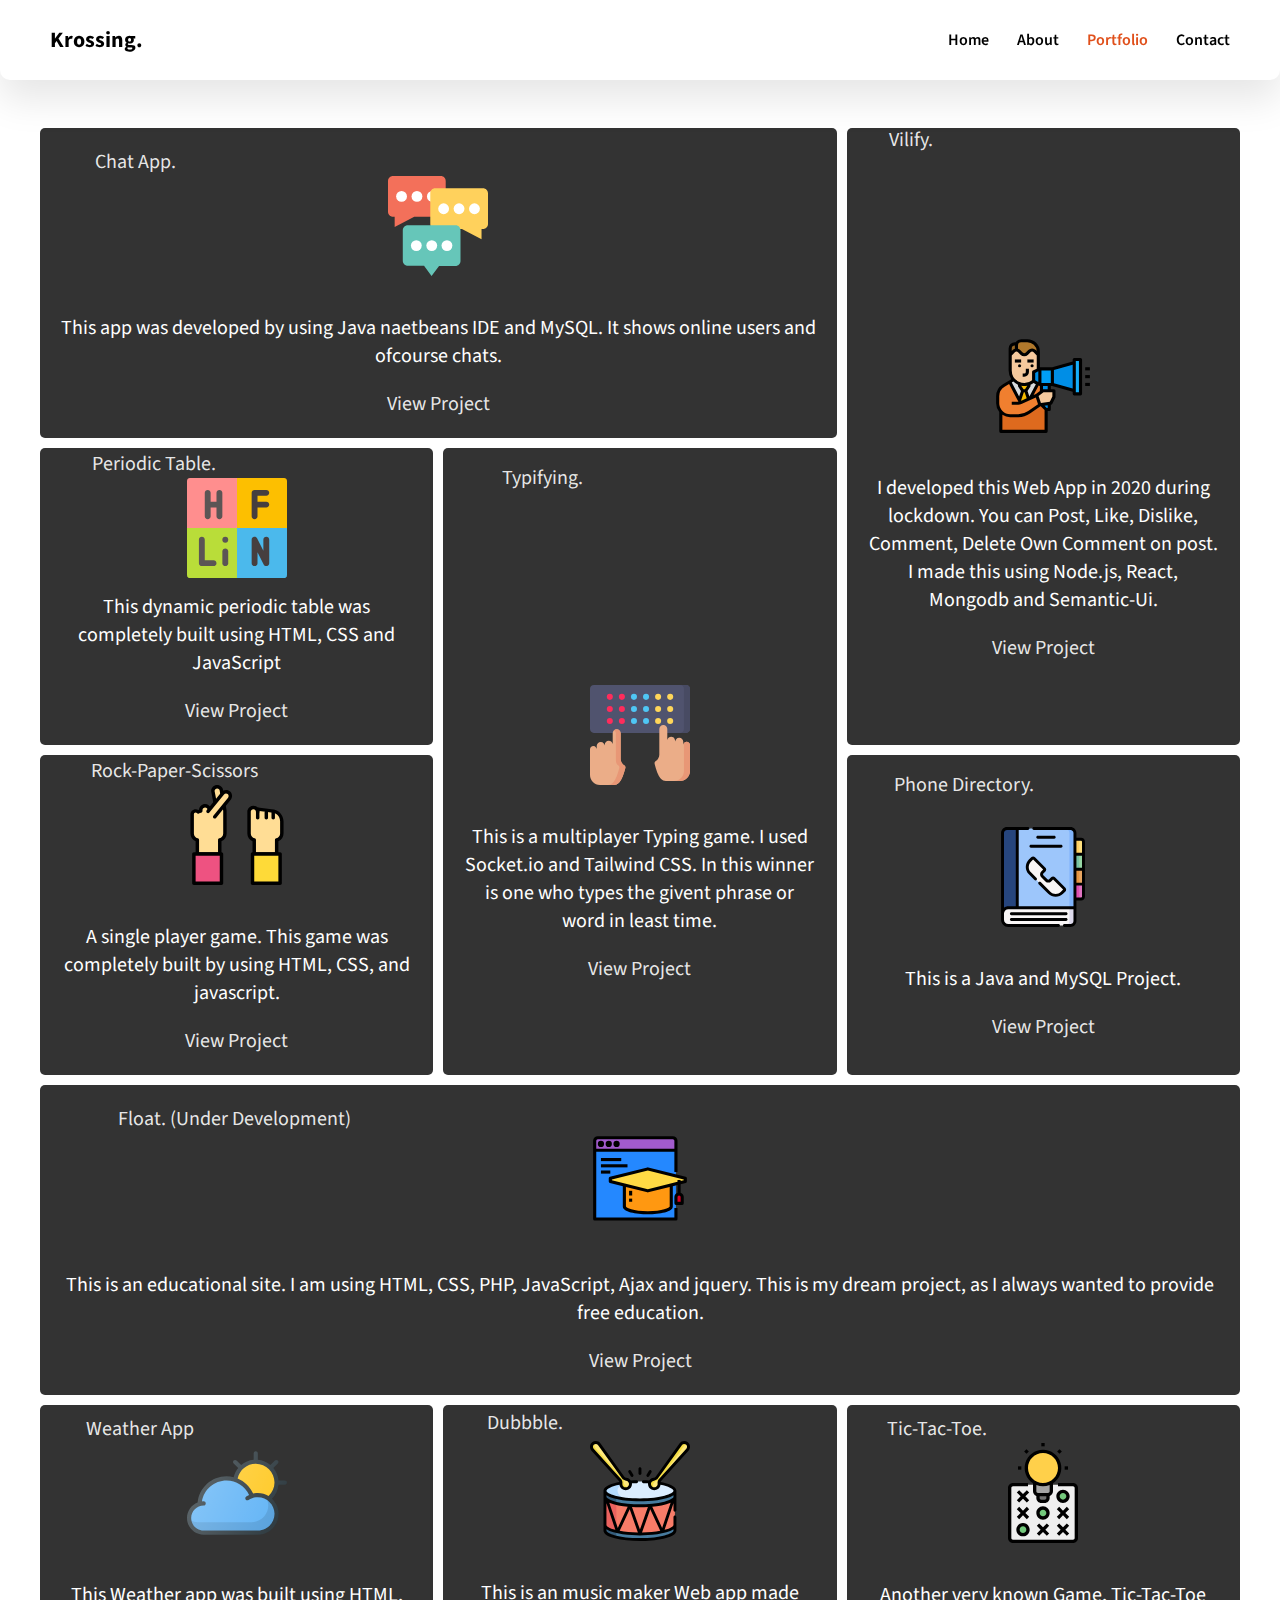
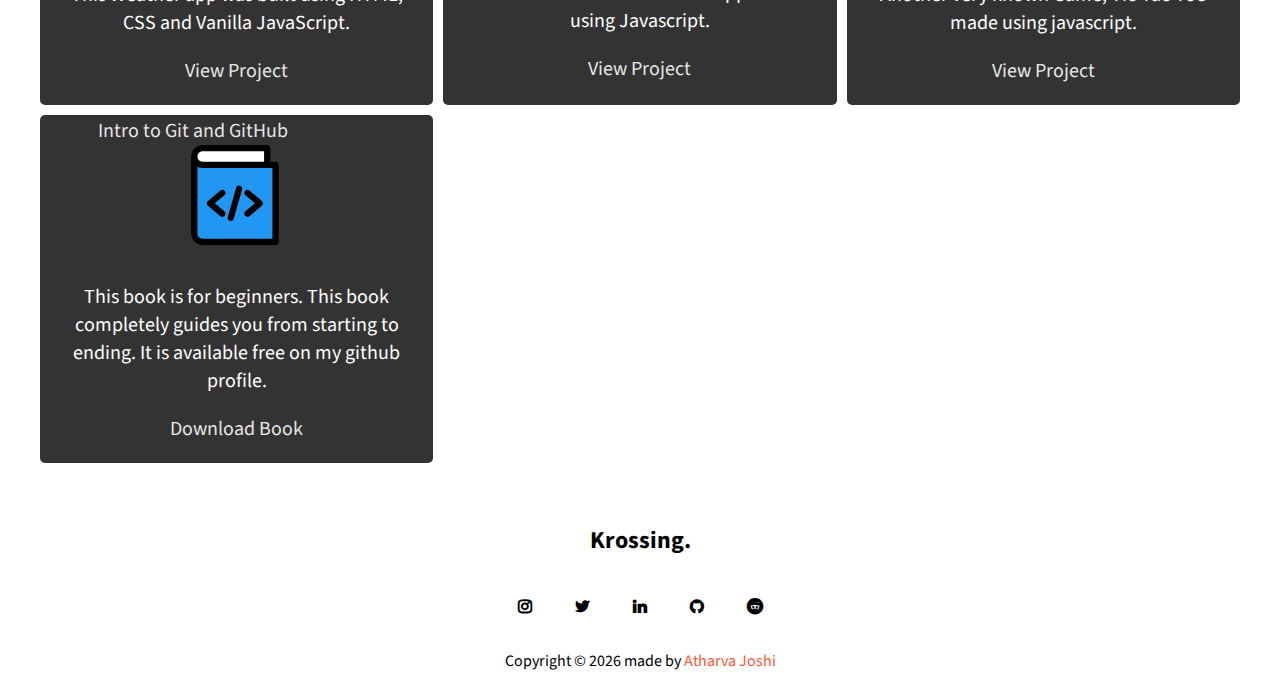
<file: Portfolio Website/portfolio.html>
<!DOCTYPE html>
<html lang="en">
  <head>
    <meta charset="UTF-8" />
    <meta name="viewport" content="width=device-width, initial-scale=1.0" />
    <meta http-equiv="X-UA-Compatible" content="ie=edge" />
    <title>Krossing.</title>
    <link rel="stylesheet" href="style.css" />
    <link
      rel="stylesheet"
      href="https://cdnjs.cloudflare.com/ajax/libs/font-awesome/4.7.0/css/font-awesome.min.css"
    />
    <link
      href="https://fonts.googleapis.com/css2?family=Source+Sans+Pro:wght@400;600&display=swap"
      rel="stylesheet"
    />
    <link href="https://unpkg.com/aos@2.3.1/dist/aos.css" rel="stylesheet" />
    <script>
      window.console = window.console || function (t) {};
    </script>

    <script>
      if (document.location.search.match(/type=embed/gi)) {
        window.parent.postMessage("resize", "*");
      }
    </script>
  </head>
  <body>
    <div class="wrapper">
      <div class="nav">
        <div class="logo">
          <h4>Krossing.</h4>
        </div>
        <div class="links">
          <a href="index.html">Home</a>
          <a href="about.html">About</a>
          <a href="#" class="mainlink">Portfolio</a>
          <a href="contact.html">Contact</a>
        </div>
      </div>
      <br />
      <br />
      <br />
      <br />
      <!--PROJECTS-->
      <div class="container">
        <div class="box">
          <a
            href="https://github.com/atharva20-coder/ChatApp"
            style="margin-right: 80%"
            >Chat App.
          </a>
          <div class="content">
            <img
              src="[data-uri]"
            />
            <p>
              This app was developed by using Java naetbeans IDE and MySQL. It
              shows online users and ofcourse chats.
            </p>
            <a href="https://github.com/atharva20-coder/ChatApp"
              >View Project</a
            >
          </div>
        </div>
        <div class="box">
          <a
            href="https://github.com/atharva20-coder/vilify"
            style="margin-right: 75%; margin-top: -40%"
            >Vilify.
          </a>
          <div class="content">
            <img
              src="[data-uri]"
            />
            <p>
              I developed this Web App in 2020 during lockdown. You can Post,
              Like, Dislike, Comment, Delete Own Comment on post. I made this
              using Node.js, React, Mongodb and Semantic-Ui.
            </p>
            <a href="https://github.com/atharva20-coder/vilify">View Project</a>
          </div>
        </div>
        <div class="box">
          <a
            href="https://atharva20-coder.netlify.app/"
            style="margin-right: 47%; margin-top: -5%"
            >Periodic Table.
          </a>
          <div class="content">
            <img
              src="[data-uri]"
            />
            <p style="margin-top: -1%">
              This dynamic periodic table was completely built using HTML, CSS
              and JavaScript
            </p>
            <a href="https://atharva20-coder.netlify.app/">View Project</a>
          </div>
        </div>
        <div class="box">
          <a
            href="https://github.com/atharva20-coder/typer"
            style="margin-right: 55%; margin-top: -35%"
            >Typifying.
          </a>
          <div class="content">
            <img
              src="[data-uri]"
            />
            <p>
              This is a multiplayer Typing game. I used Socket.io and Tailwind
              CSS. In this winner is one who types the givent phrase or word in
              least time.
            </p>
            <a href="https://github.com/atharva20-coder/typer">View Project</a>
          </div>
        </div>
        <div class="box">
          <a
            href="https://github.com/atharva20-coder/Float"
            style="margin-right: 70%"
            >Float. (Under Development)</a
          >
          <div class="content">
            <img
              src="[data-uri]"
            />
            <p>
              This is an educational site. I am using HTML, CSS, PHP,
              JavaScript, Ajax and jquery. This is my dream project, as I always
              wanted to provide free education.
            </p>
            <a href="https://github.com/atharva20-coder/Float">View Project</a>
          </div>
        </div>
        <div class="box">
          <a
            href="https://github.com/atharva20-coder/rock-paper-scissor"
            style="margin-right: 35%; margin-top: -5%"
            >Rock-Paper-Scissors</a
          >
          <div class="content">
            <img
              src="[data-uri]"
            />
            <p>
              A single player game. This game was completely built by using
              HTML, CSS, and javascript.
            </p>
            <a href="https://github.com/atharva20-coder/rock-paper-scissor"
              >View Project</a
            >
          </div>
        </div>
        <div class="box">
          <a
            href="https://github.com/atharva20-coder/phoneDirectory"
            style="margin-right: 45%; margin-top: -5%"
            >Phone Directory.
          </a>
          <div class="content">
            <img
              src="[data-uri]"
            />
            <p>This is a Java and MySQL Project.</p>
            <a href="https://github.com/atharva20-coder/phoneDirectory"
              >View Project</a
            >
          </div>
        </div>
        <div class="box">
          <a
            href="https://github.com/atharva20-coder/weather-app"
            style="margin-right: 55%; margin-top: -3%"
            >Weather App</a
          >
          <div class="content">
            <img
              src="[data-uri]"
            />
            <p>
              This Weather app was built using HTML, CSS and Vanilla JavaScript.
            </p>
            <a href="https://github.com/atharva20-coder/weather-app"
              >View Project</a
            >
          </div>
        </div>
        <div class="box">
          <a
            href="https://github.com/atharva20-coder/music-maker"
            style="margin-right: 65%; margin-top: -5%"
            >Dubbble.
          </a>
          <div class="content">
            <img
              src="[data-uri]"
            />
            <p>This is an music maker Web app made using Javascript.</p>
            <a href="https://github.com/atharva20-coder/music-maker"
              >View Project</a
            >
          </div>
        </div>
        <div class="box">
          <a
            href="https://github.com/atharva20-coder/tic-tac-toe"
            style="margin-right: 60%; margin-top: -3%"
            >Tic-Tac-Toe.
          </a>
          <div class="content">
            <img
              src="[data-uri]"
            />
            <p>Another very known Game, Tic-Tac-Toe made using javascript.</p>
            <a href="https://github.com/atharva20-coder/tic-tac-toe"
              >View Project</a
            >
          </div>
        </div>
        <div class="box">
          <a
            href="https://github.com/atharva20-coder/intro-to-git-github"
            style="margin-right: 25%; margin-top: -5%"
            >Intro to Git and GitHub</a
          >
          <div class="content">
            <img
              src="[data-uri]"
            />
            <p>
              This book is for beginners. This book completely guides you from
              starting to ending. It is available free on my github profile.
            </p>
            <a href="https://github.com/atharva20-coder/intro-to-git-github"
              >Download Book
            </a>
          </div>
        </div>
      </div>
      <!--/PROJECTS-->
      <!-- FOOTER -->

      <div class="footer">
        <h2>Krossing.</h2>
        <div class="footerlinks">
          <a
            href="https://www.instagram.com/atharva20_coder/"
            class="fa fa-instagram"
          ></a>
          <a href="https://twitter.com/ceo_joshi" class="fa fa-twitter"></a>
          <a
            href="https://www.linkedin.com/in/atharva-joshi-2520/"
            class="fa fa-linkedin"
          ></a>
          <a href="https://github.com/atharva20-coder" class="fa fa-github"></a>
          <a
            href="https://www.reddit.com/user/atharva20-coder/"
            class="fa fa-reddit"
          ></a>
        </div>
        <div class="border-top text-center border-dark py-5">
          <p class="mb-0 text-light">
            Copyright ©
            <script>
              var CurrentYear = new Date().getFullYear();
              document.write(CurrentYear);
            </script>
            made by <a href="about.html" class="copy-link">Atharva Joshi</a>
          </p>
        </div>
      </div>
    </div>

    <script src="https://unpkg.com/aos@2.3.1/dist/aos.js"></script>
    <script>
      AOS.init();
    </script>
  </body>
</html>
</file>
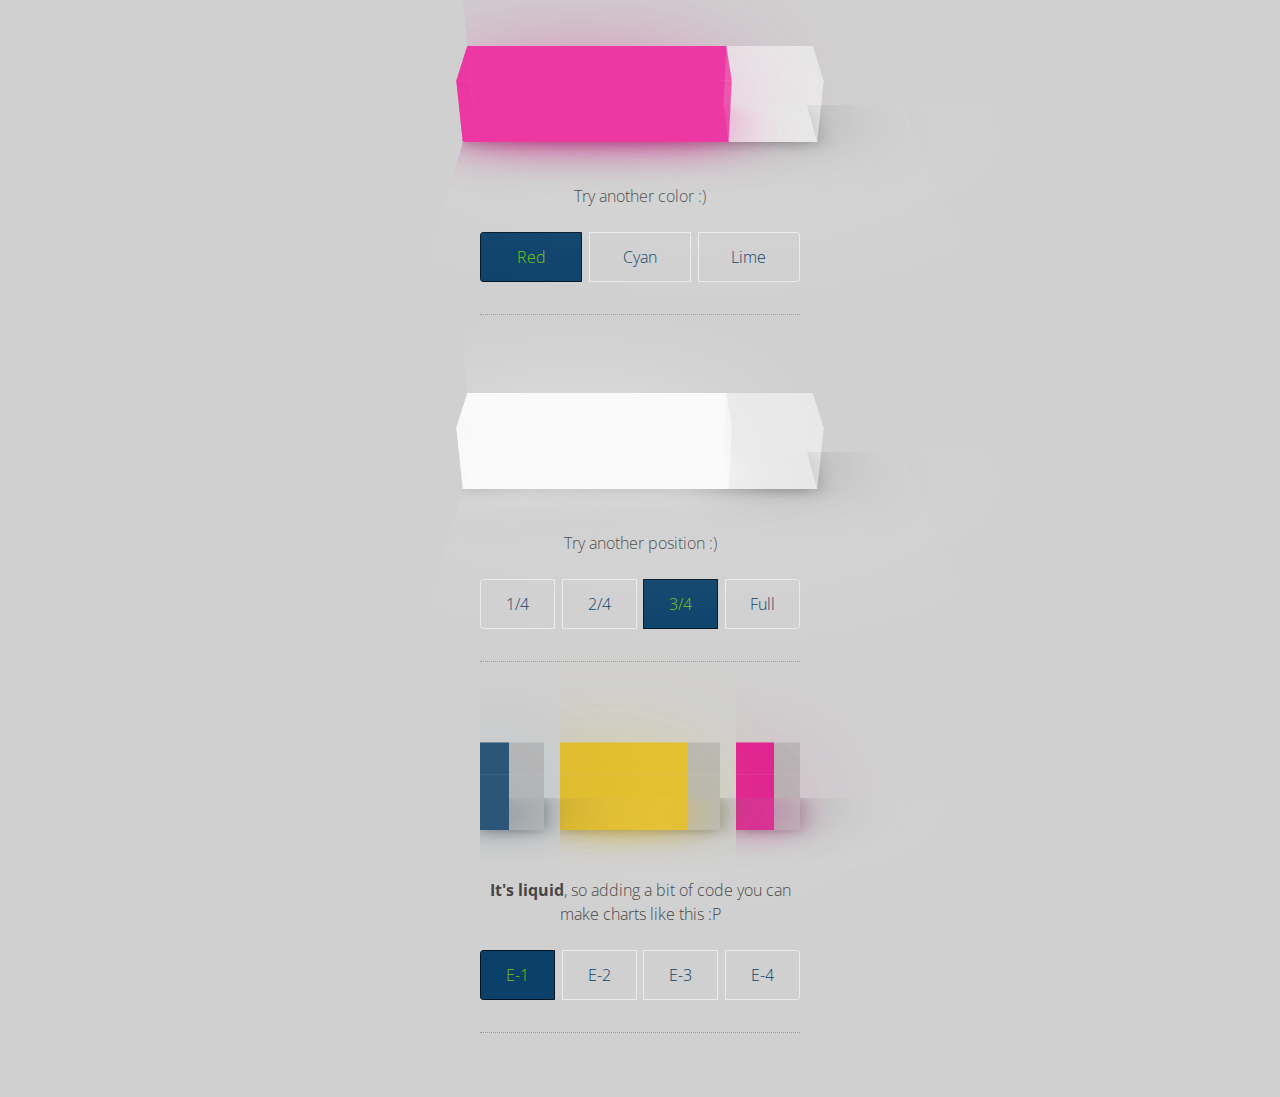
<file: Portfolio Website/test.html>
<!DOCTYPE html>
<html lang="en" >

<head>

  <meta charset="UTF-8">
  <title>Pure CSS Progress</title>
  <meta charset="utf-8">
    <title>Pure CSS Progress</title>
    <meta name="description" content="Pure CSS Progress, a pretty liquid progress-bar by RGG">
    <meta content="chrome=1" http-equiv="X-UA-Compatible">
    <meta name="viewport" content="width=device-width, initial-scale=1.0, user-scalable = no">
  
  
  
<style>
@import url(https://fonts.googleapis.com/css?family=Open+Sans:700,300);
html, body, div, span, applet, object, iframe,
h1, h2, h3, h4, h5, h6, p, blockquote, pre,
a, abbr, acronym, address, big, cite, code,
del, dfn, em, img, ins, kbd, q, s, samp,
small, strike, strong, sub, sup, tt, var,
b, u, i, center,
dl, dt, dd, ol, ul, li,
fieldset, form, label, legend,
table, caption, tbody, tfoot, thead, tr, th, td,
article, aside, canvas, details, embed,
figure, figcaption, footer, header, hgroup,
menu, nav, output, ruby, section, summary,
time, mark, audio, video {
  margin: 0;
  padding: 0;
  border: 0;
  font: inherit;
  font-size: 100%;
  vertical-align: baseline;
}

html {
  line-height: 1;
}

ol, ul {
  list-style: none;
}

table {
  border-collapse: collapse;
  border-spacing: 0;
}

caption, th, td {
  text-align: left;
  font-weight: normal;
  vertical-align: middle;
}

q, blockquote {
  quotes: none;
}
q:before, q:after, blockquote:before, blockquote:after {
  content: "";
  content: none;
}

a img {
  border: none;
}

article, aside, details, figcaption, figure, footer, header, hgroup, main, menu, nav, section, summary {
  display: block;
}

body {
  font-family: 'Open Sans', sans-serif;
  font-size: 16px;
  font-weight: 300;
  line-height: 1em;
  text-align: center;
  color: #444;
  background: #d0d0d0;
}

h1 {
  font-size: 2.5em;
  margin: 2em 0 .5em;
}

h2 {
  margin-bottom: 3em;
}

em,
strong {
  font-weight: 700;
}

input {
  display: none;
}

header p {
  margin-bottom: 0;
}

section {
  display: -webkit-box;
  display: flex;
  -webkit-box-pack: center;
          justify-content: center;
  -webkit-box-orient: vertical;
  -webkit-box-direction: normal;
          flex-direction: column;
  margin-bottom: 2em;
  padding: 0;
}
section:last-of-type {
  margin-bottom: 0;
}
section article {
  align-self: center;
  width: 20em;
  margin-bottom: 2em;
}
section article p, section article:last-of-type {
  margin-bottom: 0;
}

p {
  line-height: 1.5em;
  max-width: 20em;
  margin: 1.5em auto 2em;
  padding-bottom: 1.5em;
}
p span {
  display: block;
}

.container {
  z-index: 1;
  display: -webkit-box;
  display: flex;
  overflow: hidden;
  -webkit-box-orient: vertical;
  -webkit-box-direction: normal;
          flex-direction: column;
  -webkit-box-pack: center;
          justify-content: center;
  margin-bottom: 4em;
}

/*
*
*
START // CHART'S RULES
 -> "if you're picking code, don't forget the variables :)"
*/
.chart {
  font-size: 1em;
  -webkit-perspective: 1000px;
          perspective: 1000px;
  -webkit-perspective-origin: 50% 50%;
          perspective-origin: 50% 50%;
  -webkit-backface-visibility: visible;
          backface-visibility: visible;
}

.bar {
  font-size: 1em;
  position: relative;
  height: 10em;
  -webkit-transition: all 0.3s ease-in-out;
  transition: all 0.3s ease-in-out;
  -webkit-transform: rotateX(60deg) rotateY(0deg);
          transform: rotateX(60deg) rotateY(0deg);
  -webkit-transform-style: preserve-3d;
          transform-style: preserve-3d;
}
.bar .face {
  font-size: 2em;
  position: relative;
  width: 100%;
  height: 2em;
  background-color: rgba(254, 254, 254, 0.3);
}
.bar .face.side-a, .bar .face.side-b {
  width: 2em;
}
.bar .side-a {
  -webkit-transform: rotateX(90deg) rotateY(-90deg) translateX(2em) translateY(1em) translateZ(1em);
          transform: rotateX(90deg) rotateY(-90deg) translateX(2em) translateY(1em) translateZ(1em);
}
.bar .side-b {
  -webkit-transform: rotateX(90deg) rotateY(-90deg) translateX(4em) translateY(1em) translateZ(-1em);
          transform: rotateX(90deg) rotateY(-90deg) translateX(4em) translateY(1em) translateZ(-1em);
  position: absolute;
  right: 0;
}
.bar .side-0 {
  -webkit-transform: rotateX(90deg) rotateY(0) translateX(0) translateY(1em) translateZ(-1em);
          transform: rotateX(90deg) rotateY(0) translateX(0) translateY(1em) translateZ(-1em);
}
.bar .side-1 {
  -webkit-transform: rotateX(90deg) rotateY(0) translateX(0) translateY(1em) translateZ(3em);
          transform: rotateX(90deg) rotateY(0) translateX(0) translateY(1em) translateZ(3em);
}
.bar .top {
  -webkit-transform: rotateX(0deg) rotateY(0) translateX(0em) translateY(4em) translateZ(2em);
          transform: rotateX(0deg) rotateY(0) translateX(0em) translateY(4em) translateZ(2em);
}
.bar .floor {
  box-shadow: 0 0.1em 0.6em rgba(0, 0, 0, 0.3), 0.6em -0.5em 3em rgba(0, 0, 0, 0.3), 1em -1em 8em #fefefe;
}

.growing-bar {
  -webkit-transition: all 0.3s ease-in-out;
  transition: all 0.3s ease-in-out;
  background-color: rgba(236, 0, 140, 0.6);
  width: 100%;
  height: 2em;
}

.bar.yellow .side-a,
.bar.yellow .growing-bar {
  background-color: rgba(241, 196, 15, 0.6);
}
.bar.yellow .side-0 .growing-bar {
  box-shadow: -0.5em -1.5em 4em rgba(241, 196, 15, 0.8);
}
.bar.yellow .floor .growing-bar {
  box-shadow: 0em 0em 2em rgba(241, 196, 15, 0.8);
}

.bar.red .side-a, input[id='red']:checked ~ .chart .side-a,
.bar.red .growing-bar,
input[id='red']:checked ~ .chart .growing-bar {
  background-color: rgba(236, 0, 140, 0.6);
}
.bar.red .side-0 .growing-bar, input[id='red']:checked ~ .chart .side-0 .growing-bar {
  box-shadow: -0.5em -1.5em 4em rgba(236, 0, 140, 0.8);
}
.bar.red .floor .growing-bar, input[id='red']:checked ~ .chart .floor .growing-bar {
  box-shadow: 0em 0em 2em rgba(236, 0, 140, 0.8);
}

.bar.cyan .side-a, input[id='cyan']:checked ~ .chart .side-a,
.bar.cyan .growing-bar,
input[id='cyan']:checked ~ .chart .growing-bar {
  background-color: rgba(87, 202, 244, 0.6);
}
.bar.cyan .side-0 .growing-bar, input[id='cyan']:checked ~ .chart .side-0 .growing-bar {
  box-shadow: -0.5em -1.5em 4em #57caf4;
}
.bar.cyan .floor .growing-bar, input[id='cyan']:checked ~ .chart .floor .growing-bar {
  box-shadow: 0em 0em 2em #57caf4;
}

.bar.navy .side-a,
.bar.navy .growing-bar {
  background-color: rgba(10, 64, 105, 0.6);
}
.bar.navy .side-0 .growing-bar {
  box-shadow: -0.5em -1.5em 4em rgba(10, 64, 105, 0.8);
}
.bar.navy .floor .growing-bar {
  box-shadow: 0em 0em 2em rgba(10, 64, 105, 0.8);
}

.bar.lime .side-a, input[id='lime']:checked ~ .chart .side-a,
.bar.lime .growing-bar,
input[id='lime']:checked ~ .chart .growing-bar {
  background-color: rgba(118, 201, 0, 0.6);
}
.bar.lime .side-0 .growing-bar, input[id='lime']:checked ~ .chart .side-0 .growing-bar {
  box-shadow: -0.5em -1.5em 4em #76c900;
}
.bar.lime .floor .growing-bar, input[id='lime']:checked ~ .chart .floor .growing-bar {
  box-shadow: 0em 0em 2em #76c900;
}

.bar.white .side-a,
.bar.white .growing-bar {
  background-color: rgba(254, 254, 254, 0.6);
}
.bar.white .side-0 .growing-bar {
  box-shadow: -0.5em -1.5em 4em #fefefe;
}
.bar.white .floor .growing-bar {
  box-shadow: 0em 0em 2em #fefefe;
}

.bar.gray .side-a,
.bar.gray .growing-bar {
  background-color: rgba(68, 68, 68, 0.6);
}
.bar.gray .side-0 .growing-bar {
  box-shadow: -0.5em -1.5em 4em #444;
}
.bar.gray .floor .growing-bar {
  box-shadow: 0em 0em 2em #444;
}

.chart .bar.yellow-face .face {
  background-color: rgba(241, 196, 15, 0.2);
}

.chart .bar.lime-face .face {
  background-color: rgba(118, 201, 0, 0.2);
}

.chart .bar.red-face .face {
  background-color: rgba(236, 0, 140, 0.2);
}

.chart .bar.navy-face .face {
  background-color: rgba(10, 64, 105, 0.2);
}

.chart .bar.cyan-face .face {
  background-color: rgba(87, 202, 244, 0.2);
}

.chart .bar.gray-face .face {
  background-color: rgba(68, 68, 68, 0.2);
}

.chart .bar.lightGray-face .face {
  background-color: rgba(145, 145, 145, 0.2);
}

.bar-0 .growing-bar {
  width: 0%;
}

.bar-1 .growing-bar {
  width: 1%;
}

.bar-2 .growing-bar {
  width: 2%;
}

.bar-3 .growing-bar {
  width: 3%;
}

.bar-4 .growing-bar {
  width: 4%;
}

.bar-5 .growing-bar {
  width: 5%;
}

.bar-6 .growing-bar {
  width: 6%;
}

.bar-7 .growing-bar {
  width: 7%;
}

.bar-8 .growing-bar {
  width: 8%;
}

.bar-9 .growing-bar {
  width: 9%;
}

.bar-10 .growing-bar {
  width: 10%;
}

.bar-11 .growing-bar {
  width: 11%;
}

.bar-12 .growing-bar {
  width: 12%;
}

.bar-13 .growing-bar {
  width: 13%;
}

.bar-14 .growing-bar {
  width: 14%;
}

.bar-15 .growing-bar {
  width: 15%;
}

.bar-16 .growing-bar {
  width: 16%;
}

.bar-17 .growing-bar {
  width: 17%;
}

.bar-18 .growing-bar {
  width: 18%;
}

.bar-19 .growing-bar {
  width: 19%;
}

.bar-20 .growing-bar, input[id='exercise-2']:checked ~ .chart.grid .exercise .bar:nth-child(1) .growing-bar {
  width: 20%;
}

.bar-21 .growing-bar {
  width: 21%;
}

.bar-22 .growing-bar {
  width: 22%;
}

.bar-23 .growing-bar {
  width: 23%;
}

.bar-24 .growing-bar {
  width: 24%;
}

.bar-25 .growing-bar, input[id='pos-0']:checked ~ .chart .growing-bar {
  width: 25%;
}

.bar-26 .growing-bar {
  width: 26%;
}

.bar-27 .growing-bar {
  width: 27%;
}

.bar-28 .growing-bar {
  width: 28%;
}

.bar-29 .growing-bar {
  width: 29%;
}

.bar-30 .growing-bar {
  width: 30%;
}

.bar-31 .growing-bar {
  width: 31%;
}

.bar-32 .growing-bar {
  width: 32%;
}

.bar-33 .growing-bar {
  width: 33%;
}

.bar-34 .growing-bar {
  width: 34%;
}

.bar-35 .growing-bar {
  width: 35%;
}

.bar-36 .growing-bar {
  width: 36%;
}

.bar-37 .growing-bar {
  width: 37%;
}

.bar-38 .growing-bar {
  width: 38%;
}

.bar-39 .growing-bar {
  width: 39%;
}

.bar-40 .growing-bar {
  width: 40%;
}

.bar-41 .growing-bar {
  width: 41%;
}

.bar-42 .growing-bar {
  width: 42%;
}

.bar-43 .growing-bar {
  width: 43%;
}

.bar-44 .growing-bar {
  width: 44%;
}

.bar-45 .growing-bar {
  width: 45%;
}

.bar-46 .growing-bar {
  width: 46%;
}

.bar-47 .growing-bar {
  width: 47%;
}

.bar-48 .growing-bar {
  width: 48%;
}

.bar-49 .growing-bar {
  width: 49%;
}

.bar-50 .growing-bar, input[id='pos-1']:checked ~ .chart .growing-bar, input[id='exercise-2']:checked ~ .chart.grid .exercise .bar:nth-child(2) .growing-bar, input[id='exercise-4']:checked ~ .chart.grid .exercise .bar:nth-child(1) .growing-bar, input[id='exercise-4']:checked ~ .chart.grid .exercise .bar:nth-child(2) .growing-bar {
  width: 50%;
}

.bar-51 .growing-bar {
  width: 51%;
}

.bar-52 .growing-bar {
  width: 52%;
}

.bar-53 .growing-bar {
  width: 53%;
}

.bar-54 .growing-bar {
  width: 54%;
}

.bar-55 .growing-bar {
  width: 55%;
}

.bar-56 .growing-bar {
  width: 56%;
}

.bar-57 .growing-bar {
  width: 57%;
}

.bar-58 .growing-bar {
  width: 58%;
}

.bar-59 .growing-bar {
  width: 59%;
}

.bar-60 .growing-bar {
  width: 60%;
}

.bar-61 .growing-bar {
  width: 61%;
}

.bar-62 .growing-bar {
  width: 62%;
}

.bar-63 .growing-bar {
  width: 63%;
}

.bar-64 .growing-bar {
  width: 64%;
}

.bar-65 .growing-bar {
  width: 65%;
}

.bar-66 .growing-bar {
  width: 66%;
}

.bar-67 .growing-bar {
  width: 67%;
}

.bar-68 .growing-bar {
  width: 68%;
}

.bar-69 .growing-bar {
  width: 69%;
}

.bar-70 .growing-bar, input[id='exercise-3']:checked ~ .chart.grid .exercise .bar:nth-child(1) .growing-bar, input[id='exercise-3']:checked ~ .chart.grid .exercise .bar:nth-child(2) .growing-bar, input[id='exercise-3']:checked ~ .chart.grid .exercise .bar:nth-child(3) .growing-bar {
  width: 70%;
}

.bar-71 .growing-bar {
  width: 71%;
}

.bar-72 .growing-bar {
  width: 72%;
}

.bar-73 .growing-bar {
  width: 73%;
}

.bar-74 .growing-bar {
  width: 74%;
}

.bar-75 .growing-bar, input[id='pos-2']:checked ~ .chart .growing-bar {
  width: 75%;
}

.bar-76 .growing-bar {
  width: 76%;
}

.bar-77 .growing-bar {
  width: 77%;
}

.bar-78 .growing-bar {
  width: 78%;
}

.bar-79 .growing-bar {
  width: 79%;
}

.bar-80 .growing-bar, input[id='exercise-2']:checked ~ .chart.grid .exercise .bar:nth-child(3) .growing-bar {
  width: 80%;
}

.bar-81 .growing-bar {
  width: 81%;
}

.bar-82 .growing-bar {
  width: 82%;
}

.bar-83 .growing-bar {
  width: 83%;
}

.bar-84 .growing-bar {
  width: 84%;
}

.bar-85 .growing-bar {
  width: 85%;
}

.bar-86 .growing-bar {
  width: 86%;
}

.bar-87 .growing-bar {
  width: 87%;
}

.bar-88 .growing-bar {
  width: 88%;
}

.bar-89 .growing-bar {
  width: 89%;
}

.bar-90 .growing-bar {
  width: 90%;
}

.bar-91 .growing-bar {
  width: 91%;
}

.bar-92 .growing-bar {
  width: 92%;
}

.bar-93 .growing-bar {
  width: 93%;
}

.bar-94 .growing-bar {
  width: 94%;
}

.bar-95 .growing-bar {
  width: 95%;
}

.bar-96 .growing-bar {
  width: 96%;
}

.bar-97 .growing-bar {
  width: 97%;
}

.bar-98 .growing-bar {
  width: 98%;
}

.bar-99 .growing-bar {
  width: 99%;
}

.bar-100 .growing-bar, input[id='pos-3']:checked ~ .chart .growing-bar, input[id='exercise-4']:checked ~ .chart.grid .exercise .bar:nth-child(3) .growing-bar {
  width: 100%;
}

/*
END // CHART'S RULES
*
*
*/
.chart.grid {
  display: -webkit-box;
  display: flex;
  -webkit-box-orient: horizontal;
  -webkit-box-direction: normal;
          flex-direction: row;
}
.chart.grid .exercise {
  -webkit-box-flex: 0;
          flex: 0 0 100%;
  display: -webkit-box;
  display: flex;
}
.chart.grid .exercise .bar {
  -webkit-box-flex: 1;
          flex: 1;
  margin: 0 .5em;
}
.chart.grid .exercise .bar:nth-child(2) {
  z-index: 8;
  -webkit-box-flex: 1;
          flex: 1 0 40%;
}
.chart.grid .exercise .bar:first-child {
  z-index: 10;
  margin-left: 0;
}
.chart.grid .exercise .bar:last-child {
  margin-right: 0;
}

.actions {
  display: -webkit-box;
  display: flex;
  -webkit-box-pack: center;
          justify-content: center;
  margin-bottom: 0;
  padding-bottom: 2em;
  border-bottom: 1px dotted rgba(68, 68, 68, 0.4);
}

label {
  box-sizing: border-box;
  padding: 1em;
  margin: 0 .2em;
  cursor: pointer;
  -webkit-transition: all .15s ease-in-out;
  transition: all .15s ease-in-out;
  color: #0a4069;
  border: 1px solid rgba(254, 254, 254, 0.6);
  border-radius: 0;
  -webkit-box-flex: 1;
          flex: 1;
}
label:first-child {
  margin-left: 0;
  border-radius: .2em 0 0 .2em;
}
label:last-child {
  margin-right: 0;
  border-radius: 0 .2em .2em 0;
}

input[id='exercise-1']:checked ~ .actions label[for='exercise-1'],
input[id='exercise-2']:checked ~ .actions label[for='exercise-2'],
input[id='exercise-3']:checked ~ .actions label[for='exercise-3'],
input[id='exercise-4']:checked ~ .actions label[for='exercise-4'],
input[id='pos-0']:checked ~ .actions label[for='pos-0'],
input[id='pos-1']:checked ~ .actions label[for='pos-1'],
input[id='pos-2']:checked ~ .actions label[for='pos-2'],
input[id='pos-3']:checked ~ .actions label[for='pos-3'],
input[id='red']:checked ~ .actions label[for='red'],
input[id='cyan']:checked ~ .actions label[for='cyan'],
input[id='lime']:checked ~ .actions label[for='lime'] {
  color: #76c900;
  border: 1px solid #031523;
  background-color: #0a4069;
}

input[id='exercise-2']:checked ~ .chart.grid .exercise .bar:nth-child(1) {
  -webkit-box-flex: 1;
          flex: 1 0 0%;
}
input[id='exercise-2']:checked ~ .chart.grid .exercise .bar:nth-child(2) {
  -webkit-box-flex: 1;
          flex: 1;
}
input[id='exercise-2']:checked ~ .chart.grid .exercise .bar:nth-child(3) {
  -webkit-box-flex: 1;
          flex: 1 0 30%;
}

input[id='exercise-3']:checked ~ .chart.grid .exercise .bar:nth-child(1), input[id='exercise-3']:checked ~ .chart.grid .exercise .bar:nth-child(2), input[id='exercise-3']:checked ~ .chart.grid .exercise .bar:nth-child(3) {
  -webkit-box-flex: 1;
          flex: 1;
}

input[id='exercise-4']:checked ~ .chart.grid .exercise .bar:nth-child(1), input[id='exercise-4']:checked ~ .chart.grid .exercise .bar:nth-child(2) {
  -webkit-box-flex: 1;
          flex: 1 0 30%;
}
input[id='exercise-4']:checked ~ .chart.grid .exercise .bar:nth-child(3) {
  -webkit-box-flex: 1;
          flex: 1;
}
</style>

  <script>
  window.console = window.console || function(t) {};
</script>

  
  
  <script>
  if (document.location.search.match(/type=embed/gi)) {
    window.parent.postMessage("resize", "*");
  }
</script>


</head>

<body translate="no" >
  <div class="container">
        <section>
            <article>
                <input type="radio" name="switch-color" id="red" checked>
                <input type="radio" name="switch-color" id="cyan">
                <input type="radio" name="switch-color" id="lime">
                <div class="chart">
                    <div class="bar bar-75 white">
                        <div class="face top">
                            <div class="growing-bar"></div>
                        </div>
                        <div class="face side-0">
                            <div class="growing-bar"></div>
                        </div>
                        <div class="face floor">
                            <div class="growing-bar"></div>
                        </div>
                        <div class="face side-a"></div>
                        <div class="face side-b"></div>
                        <div class="face side-1">
                            <div class="growing-bar"></div>
                        </div>
                    </div>
                </div>
                <p>Try another color :)</p>
                <nav class="actions">
                    <label for="red">Red</label>
                    <label for="cyan">Cyan</label>
                    <label for="lime">Lime</label>
                </nav>
            </article>
            <article>
                <input type="radio" name="switch-pos" id="pos-0">
                <input type="radio" name="switch-pos" id="pos-1">
                <input type="radio" name="switch-pos" id="pos-2" checked>
                <input type="radio" name="switch-pos" id="pos-3">
                <div class="chart">
                    <div class="bar bar-30 white">
                        <div class="face top">
                            <div class="growing-bar"></div>
                        </div>
                        <div class="face side-0">
                            <div class="growing-bar"></div>
                        </div>
                        <div class="face floor">
                            <div class="growing-bar"></div>
                        </div>
                        <div class="face side-a"></div>
                        <div class="face side-b"></div>
                        <div class="face side-1">
                            <div class="growing-bar"></div>
                        </div>
                    </div>
                </div>
                <p>Try another position :)</p>
                <nav class="actions">
                    <label for="pos-0">1/4</label>
                    <label for="pos-1">2/4</label>
                    <label for="pos-2">3/4</label>
                    <label for="pos-3">Full</label>
                </nav>
            </article>
            <article>
                <input type="radio" name="exercises" id="exercise-1" checked>
                <input type="radio" name="exercises" id="exercise-2">
                <input type="radio" name="exercises" id="exercise-3">
                <input type="radio" name="exercises" id="exercise-4">
                <div class="chart grid">
                    <div class="exercise second">
                        <div class="bar bar-45 navy lightGray-face">
                            <div class="face top">
                                <div class="growing-bar"></div>
                            </div>
                            <div class="face side-0">
                                <div class="growing-bar"></div>
                            </div>
                            <div class="face floor">
                                <div class="growing-bar"></div>
                            </div>
                            <div class="face side-a"></div>
                            <div class="face side-b"></div>
                            <div class="face side-1">
                                <div class="growing-bar"></div>
                            </div>
                        </div>
                        <div class="bar bar-80 yellow lightGray-face">
                            <div class="face top">
                                <div class="growing-bar"></div>
                            </div>
                            <div class="face side-0">
                                <div class="growing-bar"></div>
                            </div>
                            <div class="face floor">
                                <div class="growing-bar"></div>
                            </div>
                            <div class="face side-a"></div>
                            <div class="face side-b"></div>
                            <div class="face side-1">
                                <div class="growing-bar"></div>
                            </div>
                        </div>
                        <div class="bar bar-60 red lightGray-face">
                            <div class="face top">
                                <div class="growing-bar"></div>
                            </div>
                            <div class="face side-0">
                                <div class="growing-bar"></div>
                            </div>
                            <div class="face floor">
                                <div class="growing-bar"></div>
                            </div>
                            <div class="face side-a"></div>
                            <div class="face side-b"></div>
                            <div class="face side-1">
                                <div class="growing-bar"></div>
                            </div>
                        </div>
                    </div>
                </div>
                <p><em>It's liquid</em>, so adding a bit of code you can make charts like this :P</p>
                <nav class="actions">
                    <label for="exercise-1">E-1</label>
                    <label for="exercise-2">E-2</label>
                    <label for="exercise-3">E-3</label>
                    <label for="exercise-4">E-4</label>
                </nav>
            </article>
        </section>
    </div>
  
  
  
  
  

</body>

</html>
</file>
<file: Portfolio Website/style.css>
@import url("https://fonts.googleapis.com/css?family=Rubik:300,400,500&display=swap");
html,
body {
  background-color: #fff;
  font-family: "Source Sans Pro", sans-serif;
  overflow-x: hidden !important;
  margin: 0px !important;
  padding: 0px !important;
  display: flex;
  justify-content: center;
  align-self: center;
  min-height: 100vh;
  /*background: #222;*/
}

* {
  text-decoration: none !important;
}

.nav {
  position: fixed;
  z-index: 1000;
  top: 0;
  right: 0;
  left: 0;
  height: 80px;
  display: flex;
  flex-direction: row;
  justify-content: space-between;
  align-items: center;
  padding: 0 25px 0 25px;
  background-color: #fff;
  box-shadow: 0 19px 38px rgba(0, 0, 0, 0.1);
  border-bottom-left-radius: 10px;
  border-bottom-right-radius: 10px;
}

.nav .links a {
  margin-right: 25px;
  font-size: 16px;
  font-weight: 600;
  color: #000;
}

.nav .links .mainlink {
  color: #e0501b;
}

.nav h4 {
  font-size: 22px;
  font-weight: bold;
  margin-left: 25px;
}

/* LANDING CSS */

.landing {
  display: flex;
  flex-direction: row;
  justify-content: space-between;
  align-items: center;
  padding: 0 10vw 0 10vw;
  height: 100vh;
}

.landingText h1 {
  font-size: 6vw;
  margin: 0 !important;
}

.landingText h3 {
  margin: 6px !important;
  font-size: 20px;
  opacity: 0.3;
  line-height: 30px;
}

.landingText .btn {
  width: 120px;
  margin-top: 30px;
  padding: 14px 20px 14px 20px;
  background-color: #2f8be0;
  border-radius: 45px;
  text-align: center;
}

.landingText .btn a {
  font-size: 1.2vw;
  color: #fff;
}

.landingImage img {
  width: 28vw;
}

/* ABOUT CSS */

.about {
  height: 600px;
  padding: 50px;
  display: flex;
  flex-direction: row;
  justify-content: space-evenly;
  align-items: center;
}

.aboutText {
  position: relative;
  padding: 0 50px;
  height: inherit;
}

.aboutText h1 {
  position: relative;
  left: 110px;
}

.aboutText img {
  width: 10vw;
  position: absolute;
  top: 50px;
}

.aboutList {
  width: 50%;
}

ol {
  list-style: none;
  color: #e0501b;
}

ol li {
  font-size: 34px;
  position: relative;
  margin-bottom: 20px;
  border-bottom: 1px solid #ebebeb;
}

li p {
  font-size: 16px;
  color: #000;
  padding-left: 60px;
  line-height: 30px;
  opacity: 0.6;
}

li span {
  position: absolute;
  line-height: 25px;
  font-weight: 600;
}

/* INFO_SECTION CSS */

.infoSection {
  height: 600px;
}

.infoHeader {
  text-align: center;
  margin-bottom: 40px;
}

.infoCards {
  display: flex;
  flex-direction: row;
  justify-content: space-around;
  align-items: center;
  padding: 40px 0 40px 0;
}

.infoCards .card {
  position: relative;
  height: 360px;
  width: 350px;
  background: #fff;
  box-shadow: 0 10px 22px rgba(0, 0, 0, 0.09), 0 10px 10px rgba(0, 0, 0, 0.09);
}

.infoCards .one .cardoneImg {
  width: 180px;
  position: absolute;
  top: -50px;
  right: -50px;
}
.infoCards .two .cardtwoImg {
  width: 158px;
  position: absolute;
  top: -50px;
  right: -50px;
}
.infoCards .three .cardthreeImg {
  width: 200px;
  position: absolute;
  top: -50px;
  right: -50px;
}

.cardbgone {
  height: 150px;
  background-color: #ffce63;
}
.cardbgtwo {
  height: 150px;
  background-color: #a1cdff;
}

.cardContent {
  padding: 0 20px;
}

.cardContent h2 {
  font-weight: 600;
}

.cardContent p {
  line-height: 30px;
  opacity: 0.6;
}

.cardContent .cardBtn {
  position: absolute;
  right: 20px;
  padding: 10px;
  background-color: #ededed;
  width: 25px;
  height: 20px;
  border-radius: 6px;
  display: flex;
  justify-content: center;
  align-items: center;
  transition: all ease-in-out 0.2s;
}

.cardContent .cardBtn:hover {
  background-color: #2f8be0;
}

.cardContent .cardBtn .cardIcon {
  position: relative;
  top: 0px;
  left: 0px;
  width: 16px;
}

/*MASONARY*/

.container {
  position: relative;
  max-width: 100%;
  display: grid;
  grid-template-columns: repeat(auto-fill, minmax(300px, 1fr));
  grid-template-rows: minmax(100px, auto);
  margin: 40px;
  grid-auto-flow: dense;
  grid-gap: 10px;
}

.container .box {
  color: #929796;
  background: #333;
  padding: 20px;
  display: grid;
  font-size: 20px;
  place-items: center;
  text-align: center;
  color: #fff;
  transition: 0.5s;
  border-radius: 5px;
}

.container .box:hover {
  background: #e91e63;
}

.container .box img {
  position: relative;
  max-width: 100px;
  margin-bottom: 10px;
}

.container .box:nth-child(1) {
  grid-column: span 2;
  grid-row: span 1;
}

.container .box:nth-child(2) {
  grid-column: span 1;
  grid-row: span 2;
}

.container .box:nth-child(4) {
  grid-column: span 1;
  grid-row: span 2;
}

.container .box:nth-child(5) {
  grid-column: span 3;
  grid-row: span 1;
}

@media (max-width: 991px) {
  .container {
    grid-template-columns: repeat(auto-fill, minmax(50%, 1fr));
    grid-template-rows: minmax(auto, auto);
  }
  .container .box {
    grid-column: unset !important;
    grid-row: unset !important;
  }
}

/*/MASONARY*/

/* Banner */

.banner {
  height: 400px;
  background-color: #ffce63;
  display: flex;
  flex-direction: row;
  padding: 50px;
  justify-content: space-evenly;
  align-items: center;
}

.bannerText h1 {
  font-size: 3vw;
  color: #000;
  font-weight: 600;
}

.bannerText img {
  width: 10vw;
  margin-right: 20px;
}

.bannerImg img {
  width: 20vw;
}

/* FOOTER CSS */

.footer {
  height: 150px;
  display: flex;
  flex-direction: column;
  align-items: center;
  padding-bottom: 20px;
  overflow: hidden;
}

.footerlinks a {
  margin: 20px;
  font-size: 16px;
  font-weight: 600;
  color: #000;
}
.footerlinks .mainlink {
  color: #e0501b;
}

/* RESPONSIVE */

@media only screen and (max-width: 600px) {
  .nav {
    flex-direction: column;
    justify-content: space-around;
    padding: 20px;
    height: auto;
    overflow-y: hidden;
  }

  .nav h4 {
    font-size: 6vw;
    margin-top: 10px;
    margin-bottom: 14px;
  }

  .nav .links a {
    margin-right: 25px;
    font-size: 12px;
    font-weight: 600;
  }

  /* LANDING PAGE */

  .landing {
    flex-direction: column-reverse;
    height: 750px;
    align-items: center;
    justify-content: center;
    text-align: center;
  }

  .landingText h1 {
    font-size: 6vw;
    margin: 0 !important;
  }

  .landingText h3 {
    font-size: 16px;
  }

  .landingText .btn {
    margin: 0 auto;
  }

  .landingText .btn a {
    font-size: 3vw;
  }

  .landingImage img {
    width: 52vw;
    margin-bottom: 20px;
  }

  /* ABOUT */

  .about {
    height: auto;
    padding: 0px;
    display: flex;
    flex-direction: column;
    justify-content: center;
    align-items: center;
  }

  .aboutText {
    padding: 0 50px;
    height: 100px;
  }

  .aboutText h1 {
    left: 40px;
    font-size: 5vw;
  }

  .aboutText img {
    width: 16vw;
    top: 10px;
    left: -30px;
  }

  .aboutList {
    width: 75%;
  }

  ol li {
    font-size: 26px;
  }

  li p {
    font-size: 14px;
  }

  .infoSection {
    height: auto;
  }

  .infoHeader {
    text-align: center;
    margin: 40px 0;
  }

  .infoCards {
    display: flex;
    flex-direction: column;
    padding: 50px;
    justify-content: center;
    align-items: center;
    text-align: center;
  }

  .infoCards .card {
    margin-bottom: 60px;
  }

  .banner {
    height: auto;
    flex-direction: column-reverse;
    padding: 50px;
    justify-content: center;
    align-items: center;
    text-align: center;
  }

  .banner h1 {
    font-size: 6vw;
  }

  .bannerInnerText {
    font-size: 3vw !important;
  }

  .bannerText img {
    width: 20vw;
  }

  .bannerImg img {
    width: 26vw;
  }

  .footer {
    padding-bottom: 40px;
  }
}

a {
  position: relative;
  text-decoration: none;
  color: rgba(255, 255, 255, 0.9);
}
a::after {
  position: absolute;
  top: 25px;
  left: 0;
  content: "";
  width: 0%;
  height: 3px;
  background-color: rgba(255, 255, 255, 0.6);
  transition: all 0.5s;
}

a:hover::after {
  width: 100%;
}
.copy-link {
  color: #ff5733;
}
</file>
